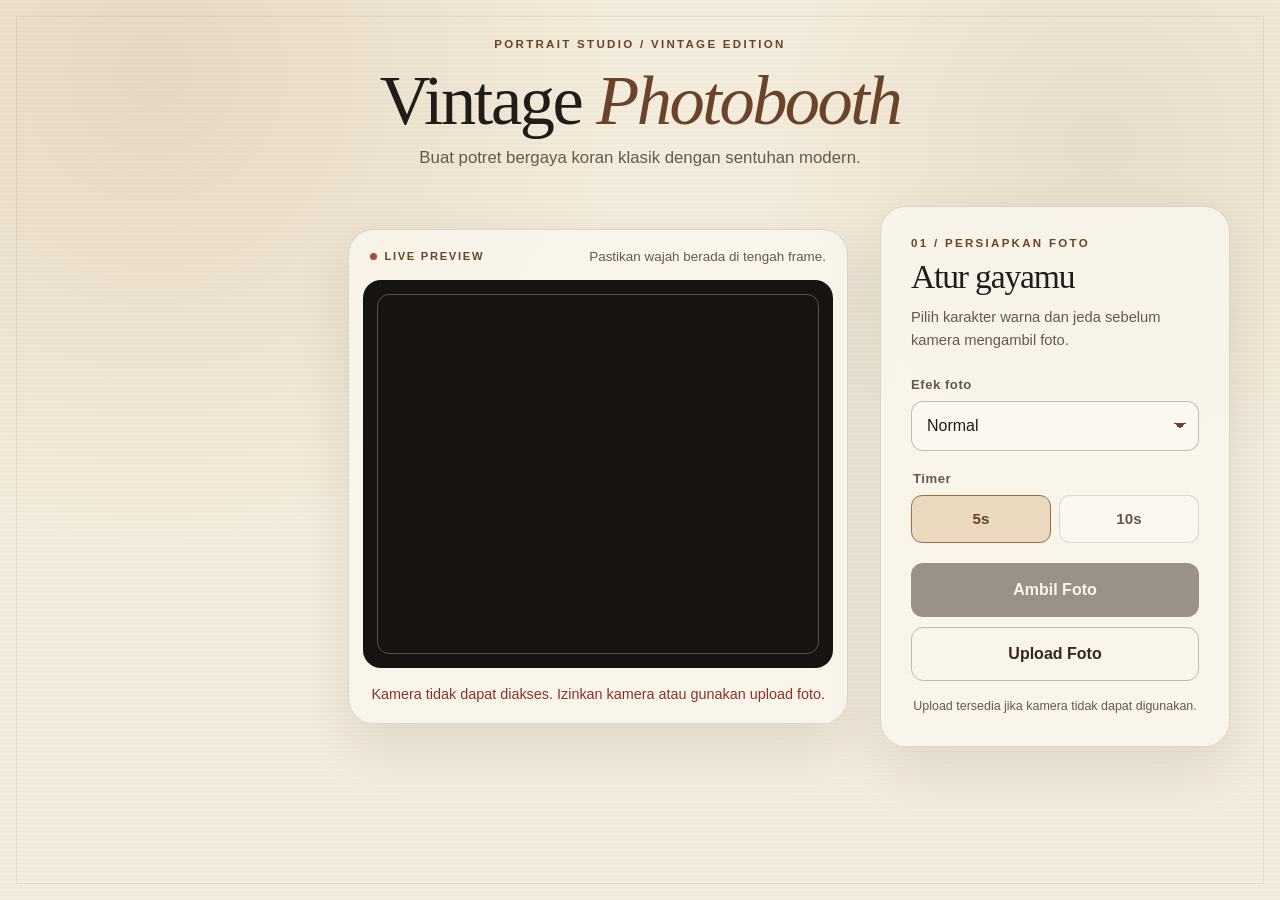
<file: index.html>
<!DOCTYPE html>
<html lang="id">
<head>
  <meta charset="UTF-8">
  <title>Vintage Photobooth</title>
  <meta name="viewport" content="width=device-width, initial-scale=1.0, viewport-fit=cover">
  <meta name="theme-color" content="#efe5d2">
  <link rel="icon" href="data:,">
  <link rel="stylesheet" href="style.css">
</head>
<body class="vintage capture-page">

<header class="site-header">
  <p class="eyebrow">Portrait Studio / Vintage Edition</p>
  <h1>Vintage <span>Photobooth</span></h1>
  <p class="subtitle">Buat potret bergaya koran klasik dengan sentuhan modern.</p>
</header>

<main class="studio-layout">
  <section class="camera-panel panel" aria-label="Pratinjau kamera">
    <div class="panel-heading">
      <span class="badge">Live Preview</span>
      <p>Pastikan wajah berada di tengah frame.</p>
    </div>
    <div class="camera-wrapper">
      <video id="video" autoplay playsinline></video>
      <div id="countdown" class="countdown hidden"></div>
    </div>
    <p id="cameraStatus" class="status" role="status">Menyiapkan kamera...</p>
  </section>

  <aside class="control-panel panel" aria-label="Pengaturan foto">
    <p class="step-label">01 / Persiapkan foto</p>
    <h2>Atur gayamu</h2>
    <p class="control-copy">Pilih karakter warna dan jeda sebelum kamera mengambil foto.</p>

    <div class="field effect-picker">
      <label for="photoEffect">Efek foto</label>
      <select id="photoEffect">
        <option value="normal">Normal</option>
        <option value="monochrome">Monokrom</option>
        <option value="sepia">Sepia</option>
        <option value="warm">Hangat</option>
        <option value="contrast">Kontras</option>
      </select>
    </div>

    <fieldset class="timer field">
      <legend>Timer</legend>
      <div class="timer-options">
        <label><input type="radio" name="timer" value="5" checked><span>5s</span></label>
        <label><input type="radio" name="timer" value="10"><span>10s</span></label>
      </div>
    </fieldset>

    <div class="actions">
      <button id="takePhoto" class="primary-action" disabled>Ambil Foto</button>
      <label class="upload-btn secondary-action">
        Upload Foto
        <input class="file-input" type="file" id="uploadPhoto" accept="image/*">
      </label>
    </div>
    <p class="helper-text">Upload tersedia jika kamera tidak dapat digunakan.</p>
  </aside>
</main>

<canvas id="captureCanvas" hidden></canvas>

<script src="script.js"></script>
</body>
</html>
</file>
<file: style.css>
:root {
  --photo-ratio: 943 / 779;
  --frame-ratio: 1447 / 2048;
  --paper: #f4ecdc;
  --paper-light: #fcf8ef;
  --ink: #201c19;
  --muted: #65594d;
  --line: rgba(68, 50, 37, .16);
  --line-strong: rgba(68, 50, 37, .3);
  --accent: #a16d3f;
  --accent-dark: #6b4328;
  --button: #33271f;
  --button-hover: #201914;
  --danger: #8a3324;
  --shadow: 0 22px 55px rgba(39, 27, 19, .1);
  --radius: clamp(18px, 2vw, 26px);
  --page-padding: clamp(16px, 3vw, 40px);
  --content-width: 1180px;
}

* {
  box-sizing: border-box;
}

html,
body {
  min-height: 100%;
}

body.vintage {
  background:
    radial-gradient(circle at 12% 8%, rgba(161, 109, 63, .16), transparent 34%),
    radial-gradient(circle at 86% 16%, rgba(107, 67, 40, .09), transparent 26%),
    repeating-linear-gradient(0deg, rgba(53, 40, 31, .018) 0 1px, transparent 1px 4px),
    var(--paper);
  color: var(--ink);
  font-family: Arial, "Helvetica Neue", sans-serif;
  margin: 0;
  min-height: 100dvh;
  padding: max(var(--page-padding), env(safe-area-inset-top))
    max(var(--page-padding), env(safe-area-inset-right))
    max(var(--page-padding), env(safe-area-inset-bottom))
    max(var(--page-padding), env(safe-area-inset-left));
}

body.vintage::before {
  border: 1px solid rgba(68, 50, 37, .08);
  content: "";
  inset: clamp(8px, 1.25vw, 16px);
  pointer-events: none;
  position: fixed;
  z-index: 10;
}

h1,
h2,
p {
  margin: 0;
}

h1,
h2 {
  font-family: Georgia, "Times New Roman", serif;
  letter-spacing: -.035em;
}

.site-header {
  margin: 0 auto clamp(20px, 3vw, 34px);
  max-width: var(--content-width);
  text-align: center;
}

.eyebrow,
.step-label {
  color: var(--accent-dark);
  font-size: .72rem;
  font-weight: 700;
  letter-spacing: .2em;
  text-transform: uppercase;
}

.site-header h1 {
  font-size: clamp(2.45rem, 5.5vw, 4.5rem);
  font-weight: 500;
  line-height: .98;
  margin: clamp(10px, 1.5vw, 16px) 0 10px;
}

.site-header h1 span {
  color: var(--accent-dark);
  font-style: italic;
}

.subtitle {
  color: var(--muted);
  font-size: clamp(.95rem, 1.6vw, 1.05rem);
  line-height: 1.6;
}

.panel {
  background: rgba(252, 248, 239, .78);
  border: 1px solid var(--line);
  border-radius: var(--radius);
  box-shadow: var(--shadow);
}

.studio-layout {
  align-items: center;
  display: grid;
  gap: clamp(18px, 3vw, 32px);
  grid-template-columns: minmax(0, 1fr) minmax(300px, 350px);
  margin: 0 auto;
  max-width: var(--content-width);
}

.camera-panel {
  padding: clamp(10px, 1.4vw, 14px);
}

.panel-heading {
  align-items: center;
  display: flex;
  gap: 12px;
  justify-content: space-between;
  padding: 5px 7px clamp(12px, 1.4vw, 16px);
}

.panel-heading p {
  color: var(--muted);
  font-size: .84rem;
}

.badge {
  align-items: center;
  color: var(--accent-dark);
  display: inline-flex;
  font-size: .7rem;
  font-weight: 700;
  gap: 7px;
  letter-spacing: .15em;
  text-transform: uppercase;
}

.badge::before {
  background: #a84c36;
  border-radius: 50%;
  content: "";
  height: 7px;
  width: 7px;
}

/* Match the photo opening in frame/frame.png so the captured crop is predictable. */
.camera-wrapper {
  aspect-ratio: var(--photo-ratio);
  background: #161311;
  border-radius: clamp(12px, 1.5vw, 18px);
  overflow: hidden;
  position: relative;
  width: 100%;
}

.camera-wrapper::after {
  border: 1px solid rgba(255, 244, 220, .28);
  border-radius: clamp(8px, 1vw, 12px);
  content: "";
  inset: 14px;
  pointer-events: none;
  position: absolute;
  z-index: 2;
}

.camera-wrapper video {
  display: block;
  height: 100%;
  object-fit: cover;
  transition: filter .2s ease;
  width: 100%;
}

.countdown {
  align-items: center;
  background: rgba(19, 15, 12, .52);
  color: #fff7e8;
  display: flex;
  font-family: Georgia, "Times New Roman", serif;
  font-size: clamp(5rem, 14vw, 8rem);
  inset: 0;
  justify-content: center;
  position: absolute;
  z-index: 5;
}

.hidden {
  display: none;
}

.status {
  color: var(--muted);
  font-size: .9rem;
  line-height: 1.5;
  min-height: 1.5em;
}

.camera-panel .status {
  margin: clamp(12px, 1.5vw, 16px) 8px 4px;
}

.status.error {
  color: var(--danger);
}

.control-panel {
  padding: clamp(22px, 3vw, 30px);
}

.control-panel h2,
.result-actions h2 {
  font-size: clamp(1.7rem, 3vw, 2.1rem);
  font-weight: 500;
  line-height: 1.1;
  margin: 10px 0;
}

.control-copy {
  color: var(--muted);
  font-size: .92rem;
  line-height: 1.55;
  margin-bottom: 25px;
}

.field {
  border: 0;
  margin: 0 0 20px;
  padding: 0;
  text-align: left;
}

.field > label,
.field legend {
  color: var(--muted);
  display: block;
  font-size: .82rem;
  font-weight: 700;
  letter-spacing: .04em;
  margin-bottom: 9px;
}

.effect-picker select {
  appearance: none;
  background:
    linear-gradient(45deg, transparent 50%, var(--accent-dark) 50%) calc(100% - 18px) 50% / 6px 6px no-repeat,
    linear-gradient(135deg, var(--accent-dark) 50%, transparent 50%) calc(100% - 12px) 50% / 6px 6px no-repeat,
    var(--paper-light);
  border: 1px solid var(--line-strong);
  border-radius: 12px;
  color: var(--ink);
  font: inherit;
  height: 50px;
  padding: 0 40px 0 15px;
  width: 100%;
}

.effect-picker select:focus-visible {
  outline: 2px solid var(--accent);
  outline-offset: 2px;
}

.timer-options {
  display: grid;
  gap: 8px;
  grid-template-columns: repeat(2, 1fr);
}

.timer-options input {
  opacity: 0;
  position: absolute;
}

.timer-options span {
  align-items: center;
  background: var(--paper-light);
  border: 1px solid var(--line);
  border-radius: 11px;
  color: var(--muted);
  cursor: pointer;
  display: flex;
  font-size: .95rem;
  font-weight: 700;
  height: 48px;
  justify-content: center;
  transition: background .18s ease, border-color .18s ease, color .18s ease;
}

.timer-options input:checked + span {
  background: #ead9be;
  border-color: var(--accent);
  color: var(--accent-dark);
}

.timer-options input:focus-visible + span {
  outline: 2px solid var(--accent);
  outline-offset: 2px;
}

.actions {
  display: flex;
  flex-direction: column;
  gap: 10px;
}

button,
.upload-btn {
  align-items: center;
  border: 1px solid transparent;
  border-radius: 12px;
  cursor: pointer;
  display: flex;
  font: 600 1rem Arial, "Helvetica Neue", sans-serif;
  height: 54px;
  justify-content: center;
  transition: background .18s ease, border-color .18s ease, transform .12s ease;
  width: 100%;
}

.file-input {
  clip-path: inset(50%);
  height: 1px;
  overflow: hidden;
  position: absolute;
  white-space: nowrap;
  width: 1px;
}

.primary-action {
  background: var(--button);
  color: #fff7ea;
}

.primary-action:hover:not(:disabled) {
  background: var(--button-hover);
}

.secondary-action {
  background: transparent;
  border-color: var(--line-strong);
  color: var(--button);
}

.secondary-action:hover:not(:disabled),
.upload-btn:hover {
  background: rgba(107, 67, 40, .07);
  border-color: var(--accent);
}

button:active:not(:disabled),
.upload-btn:active {
  transform: translateY(1px);
}

button:focus-visible,
.upload-btn:focus-within {
  outline: 2px solid var(--accent);
  outline-offset: 2px;
}

button:disabled {
  cursor: not-allowed;
  opacity: .48;
}

.helper-text {
  color: var(--muted);
  font-size: .78rem;
  line-height: 1.55;
  margin-top: 16px;
  text-align: center;
}

/* ================= RESULT ================= */
.compact-header {
  margin-bottom: clamp(18px, 2vw, 26px);
}

.compact-header h1 {
  font-size: clamp(2.1rem, 4vw, 3.2rem);
}

.result-layout {
  align-items: center;
  display: grid;
  gap: clamp(18px, 3vw, 34px);
  grid-template-columns: minmax(380px, 760px) minmax(290px, 350px);
  justify-content: center;
  margin: 0 auto;
  max-width: var(--content-width);
}

.result-preview {
  padding: clamp(10px, 2vw, 12px);
}

.frames-wrapper {
  display: grid;
  gap: clamp(16px, 2vw, 22px);
  grid-template-columns: 1fr;
  width: 100%;
}

.frame-label {
  color: var(--muted);
  font-size: 0.75rem;
  font-weight: 700;
  letter-spacing: 0.1em;
  margin-bottom: 8px;
  text-align: center;
  text-transform: uppercase;
}

.frame-container {
  aspect-ratio: var(--frame-ratio);
  margin: 0 auto;
  max-width: 100%;
  width: 100%;
}

.photo-frame {
  width: min(100%, 620px);
}

.gif-frame {
  border-top: 1px solid var(--line);
  padding-top: clamp(14px, 2vw, 20px);
  width: min(100%, 420px);
}

.frame-container canvas {
  aspect-ratio: var(--frame-ratio);
  display: block;
  height: auto;
  width: 100%;
}

.result-actions {
  padding: clamp(22px, 3vw, 30px);
  text-align: left;
}

.result-actions .status {
  border-bottom: 1px solid var(--line);
  margin: 5px 0 24px;
  padding-bottom: 22px;
}

@media (min-width: 901px) {
  .camera-panel {
    justify-self: end;
    max-width: min(100%, calc((100dvh - 330px) * 943 / 779 + 28px));
  }
}

@media (min-width: 901px) and (max-height: 800px) {
  :root {
    --page-padding: 20px;
  }

  .site-header {
    margin-bottom: 18px;
  }

  .site-header h1 {
    font-size: clamp(2.6rem, 4vw, 3.5rem);
    margin: 8px 0 6px;
  }

  .control-panel {
    padding: 22px;
  }

  .control-copy {
    margin-bottom: 18px;
  }

  .field {
    margin-bottom: 15px;
  }

  .helper-text {
    margin-top: 12px;
  }
}

@media (max-width: 900px) {
  .studio-layout,
  .result-layout {
    display: flex;
    flex-direction: column;
    max-width: 720px;
  }

  .camera-panel,
  .control-panel,
  .result-preview,
  .result-actions {
    width: 100%;
  }

  .control-panel {
    max-width: 560px;
  }

  .control-panel .actions {
    display: grid;
    grid-template-columns: repeat(2, 1fr);
  }

  .frames-wrapper {
    grid-template-columns: 1fr;
    max-width: 620px;
    margin: 0 auto;
  }

  .gif-frame {
    width: min(100%, 390px);
  }

  .result-actions {
    max-width: 490px;
  }
}

@media (max-width: 560px) {
  :root {
    --page-padding: 14px;
    --radius: 18px;
  }

  body.vintage::before {
    display: none;
  }

  .site-header {
    margin-bottom: 18px;
    padding: 8px 6px 0;
  }

  .site-header h1 {
    font-size: clamp(2.15rem, 12vw, 2.85rem);
  }

  .panel-heading {
    display: block;
    padding: 4px 5px 12px;
    text-align: left;
  }

  .panel-heading p {
    margin-top: 8px;
  }

  .camera-wrapper::after {
    inset: 10px;
  }

  .control-panel,
  .result-actions {
    padding: 20px 16px;
  }

  .control-panel .actions {
    display: flex;
  }

  .result-layout {
    gap: 14px;
  }

  .result-preview {
    padding: 9px;
  }

  .photo-frame,
  .gif-frame {
    width: calc(100% - 2px);
  }
}

@media (orientation: landscape) and (max-height: 600px) and (min-width: 640px) {
  :root {
    --page-padding: 10px;
  }

  .capture-page .site-header,
  .result-page .site-header {
    margin-bottom: 10px;
  }

  .site-header .subtitle {
    display: none;
  }

  .site-header h1 {
    font-size: 2rem;
    margin: 5px 0 0;
  }

  .studio-layout,
  .result-layout {
    align-items: center;
    display: grid;
    gap: 12px;
    grid-template-columns: minmax(0, 1fr) minmax(270px, 36vw);
    max-width: 980px;
  }

  .panel-heading {
    padding-bottom: 8px;
  }

  .camera-panel {
    max-width: min(100%, calc((100dvh - 185px) * 943 / 779 + 16px));
    padding: 8px;
  }

  .camera-panel .status {
    font-size: .78rem;
    margin: 7px 5px 1px;
  }

  .control-panel,
  .result-actions {
    padding: 14px;
  }

  .control-panel h2,
  .result-actions h2 {
    font-size: 1.45rem;
    margin: 6px 0;
  }

  .control-copy,
  .helper-text {
    display: none;
  }

  .field {
    margin-bottom: 10px;
  }

  .effect-picker select,
  .timer-options span {
    height: 42px;
  }

  button,
  .upload-btn {
    height: 45px;
  }

  .frame-container {
    max-height: calc(100dvh - 120px);
    width: min(100%, calc((100dvh - 120px) * 1447 / 2048));
  }

  .photo-frame {
    max-height: calc(100dvh - 108px);
    width: min(100%, calc((100dvh - 108px) * 1447 / 2048));
  }

  .gif-frame {
    display: none;
  }

  .gif-frame:not(.hidden) {
    display: block;
  }
}
</file>
